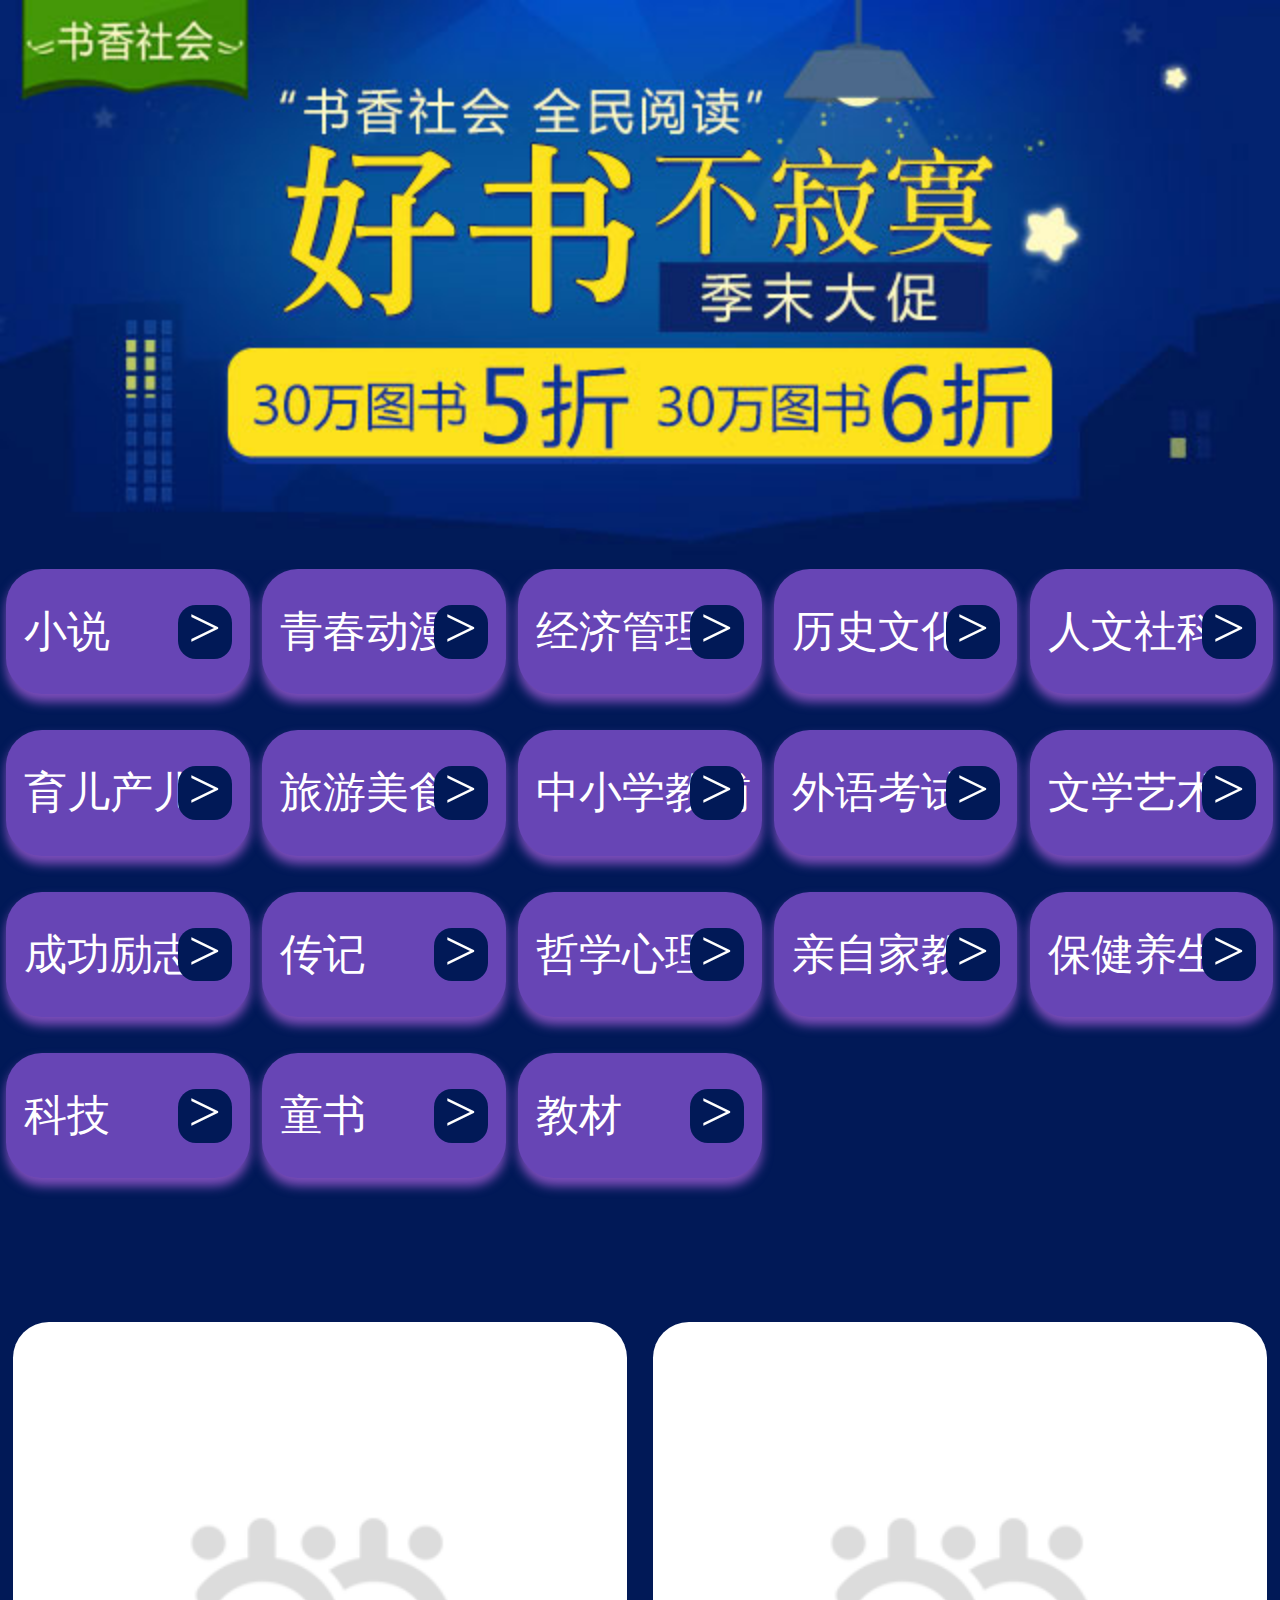
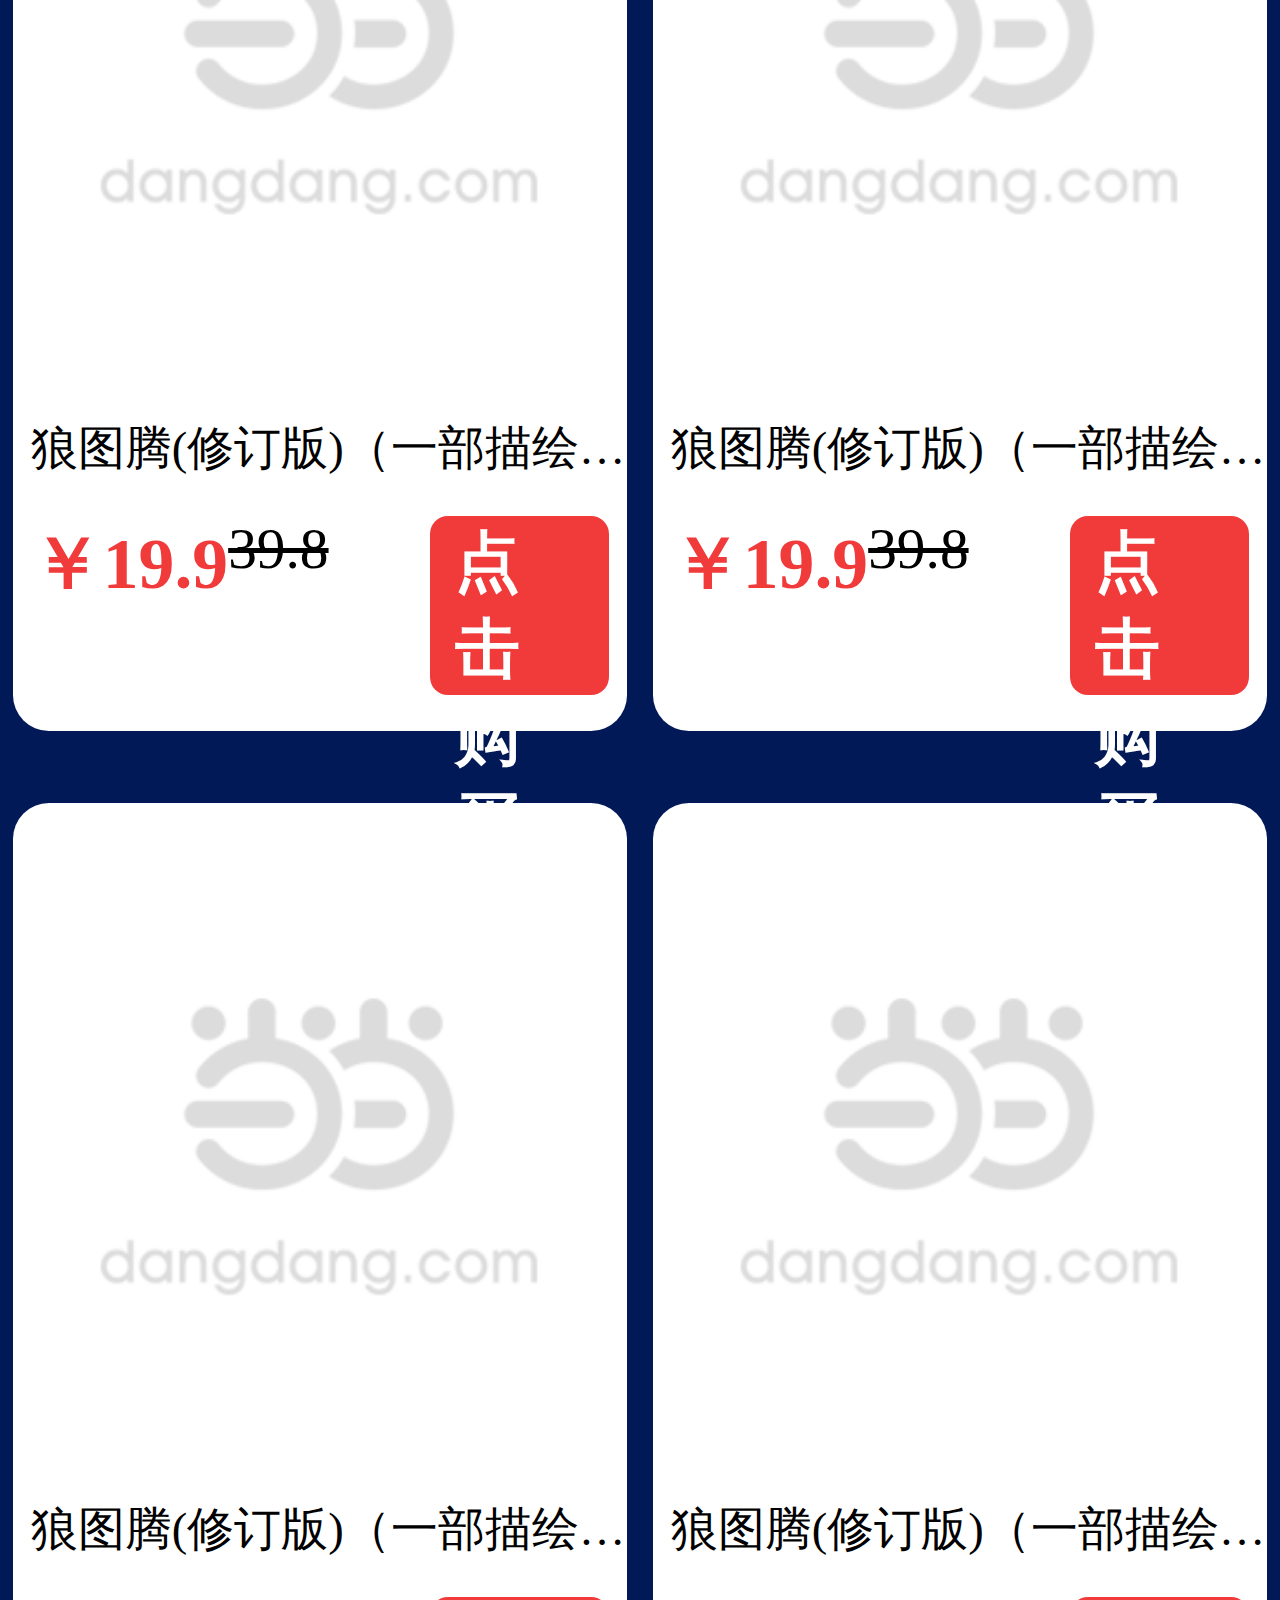
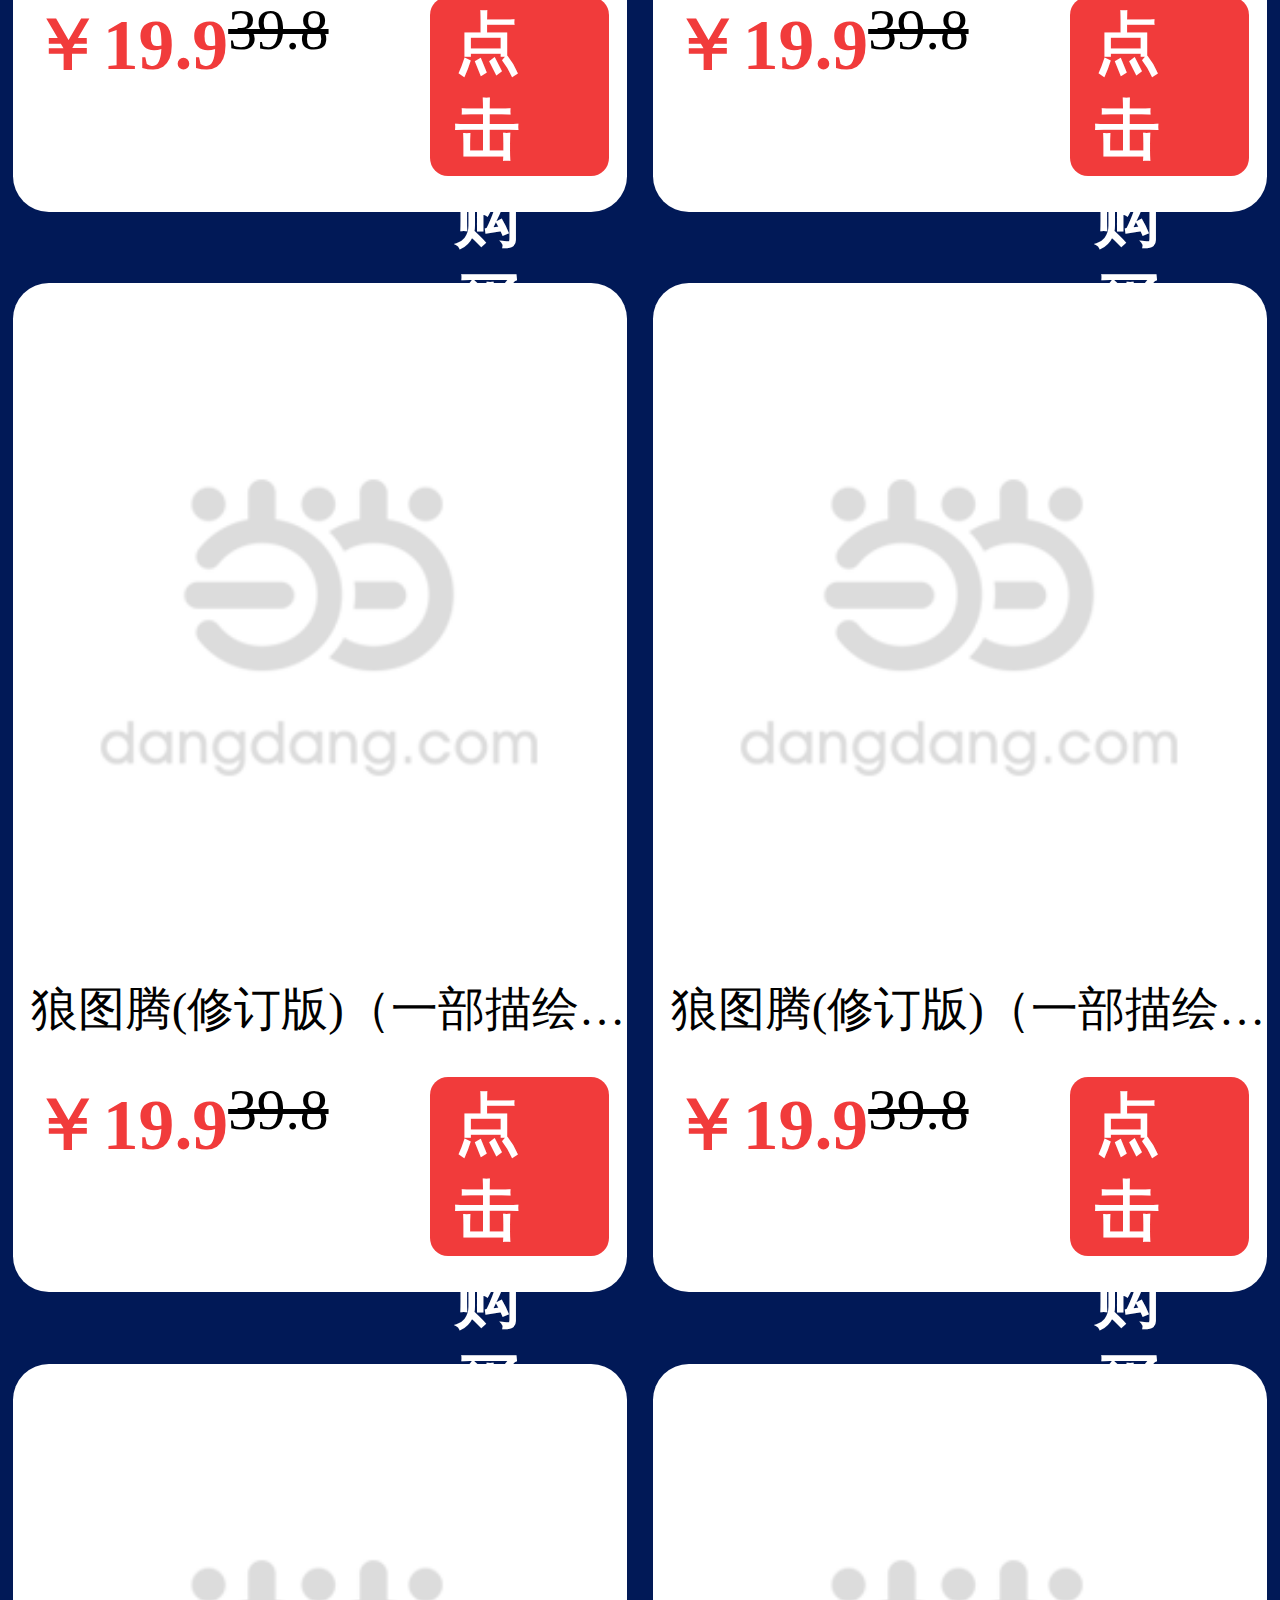
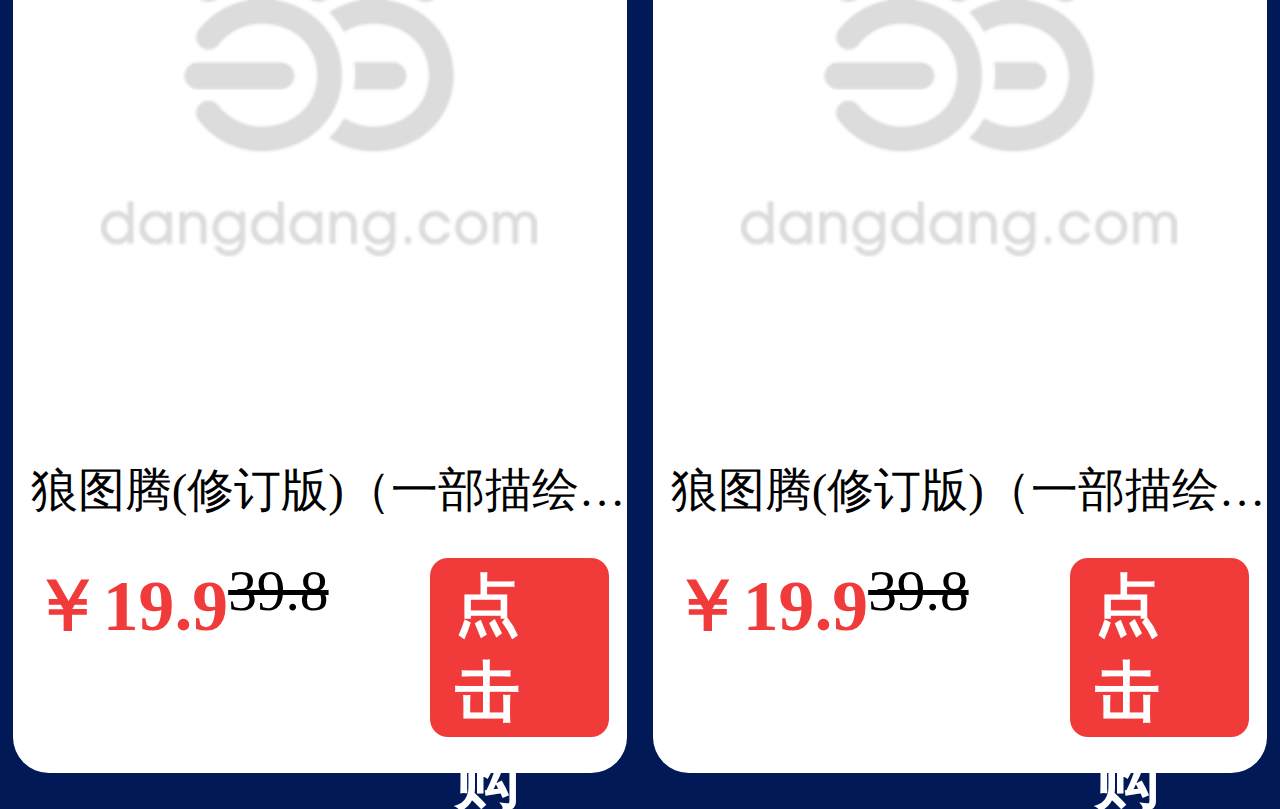
<file: 练习1：当当书香节/index.html>
<!DOCTYPE html>
<html lang="en">
  <head>
    <meta charset="UTF-8" />
    <meta http-equiv="X-UA-Compatible" content="IE=edge" />
    <meta name="viewport" content="width=device-width, initial-scale=1.0" />
    <title>当当书香节</title>
    <!-- 媒体查询 大于1200px -->
    <link rel="stylesheet" href="./css/index.css" />
    <!-- 媒体查询 大于768px小于1199px -->
    <link
      rel="stylesheet"
      href="./css/index-768-1199.css"
      media="screen and (min-width:768px) and (max-width:1199px)"
    />
    <!-- 媒体查询 大于480px小于767px -->
    <link
      rel="stylesheet"
      href="./css/index-480-767.css"
      media="screen and (min-width:480px) and (max-width:767px)"
    />
    <!-- 媒体查询 小于479px -->
    <link
      rel="stylesheet"
      href="./css/index-479.css"
      media="screen and (max-width:479px)"
    />
  </head>
  <body>
    <!-- banner部分 -->
    <div class="banner">
      <img src="./images/jmsj_hw150316g.jpg" alt="" />
    </div>
    <!-- 导航栏部分 -->
    <nav>
      <ul>
        <li>
          <a href="##">小说</a>
          <span>></span>
        </li>
        <li>
          <a href="##">青春动漫</a>
          <span>></span>
        </li>
        <li>
          <a href="##">经济管理</a>
          <span>></span>
        </li>
        <li>
          <a href="##">历史文化</a>
          <span>></span>
        </li>
        <li>
          <a href="##">人文社科</a>
          <span>></span>
        </li>
        <li>
          <a href="##">育儿产儿</a>
          <span>></span>
        </li>
        <li>
          <a href="##">旅游美食</a>
          <span>></span>
        </li>
        <li>
          <a href="##">中小学教辅</a>
          <span>></span>
        </li>
        <li>
          <a href="##">外语考试</a>
          <span>></span>
        </li>
        <li>
          <a href="##">文学艺术</a>
          <span>></span>
        </li>
        <li>
          <a href="##">成功励志</a>
          <span>></span>
        </li>
        <li>
          <a href="##">传记</a>
          <span>></span>
        </li>
        <li>
          <a href="##">哲学心理</a>
          <span>></span>
        </li>
        <li>
          <a href="##">亲自家教</a>
          <span>></span>
        </li>
        <li>
          <a href="##">保健养生</a>
          <span>></span>
        </li>
        <li>
          <a href="##">科技</a>
          <span>></span>
        </li>
        <li>
          <a href="##">童书</a>
          <span>></span>
        </li>
        <li>
          <a href="##">教材</a>
          <span>></span>
        </li>
      </ul>
    </nav>

    <!-- 内容部分 -->
    <main>
      <ul>
        <li>
          <img
            src="./images/bg_pic.png"
            data-src="./images/xiaowangz.jpg"
            class="images"
          />
          <p>狼图腾(修订版)（一部描绘、研究蒙古草原狼的“旷世奇书”）</p>
          <div>
            <p>￥19.9</p>
            <p>39.8</p>
          </div>
          <a href="##">点击购买</a>
        </li>
        <li>
          <img
            src="./images/bg_pic.png"
            data-src="./images/langtut.jpg"
            class="images"
          />
          <p>狼图腾(修订版)（一部描绘、研究蒙古草原狼的“旷世奇书”）</p>
          <div>
            <p>￥19.9</p>
            <p>39.8</p>
          </div>
          <a href="##">点击购买</a>
        </li>
        <li>
          <img
            src="images/bg_pic.png"
            data-src="./images/yelusheleng.jpg"
            class="images"
          />
          <p>狼图腾(修订版)（一部描绘、研究蒙古草原狼的“旷世奇书”）</p>
          <div>
            <p>￥19.9</p>
            <p>39.8</p>
          </div>
          <a href="##">点击购买</a>
        </li>
        <li>
          <img
            src="images/bg_pic.png"
            data-src="./images/pinang.jpg"
            class="images"
          />
          <p>狼图腾(修订版)（一部描绘、研究蒙古草原狼的“旷世奇书”）</p>
          <div>
            <p>￥19.9</p>
            <p>39.8</p>
          </div>
          <a href="##">点击购买</a>
        </li>
        <li>
          <img
            src="images/bg_pic.png"
            data-src="./images/dashuju.jpg"
            class="images"
          />
          <p>狼图腾(修订版)（一部描绘、研究蒙古草原狼的“旷世奇书”）</p>
          <div>
            <p>￥19.9</p>
            <p>39.8</p>
          </div>
          <a href="##">点击购买</a>
        </li>
        <li>
          <img
            src="images/bg_pic.png"
            data-src="./images/cuiyut.jpg"
            class="images"
          />
          <p>狼图腾(修订版)（一部描绘、研究蒙古草原狼的“旷世奇书”）</p>
          <div>
            <p>￥19.9</p>
            <p>39.8</p>
          </div>
          <a href="##">点击购买</a>
        </li>
        <li>
          <img
            src="images/bg_pic.png"
            data-src="./images/mingchaonxs.jpg"
            class="images"
          />
          <p>狼图腾(修订版)（一部描绘、研究蒙古草原狼的“旷世奇书”）</p>
          <div>
            <p>￥19.9</p>
            <p>39.8</p>
          </div>
          <a href="##">点击购买</a>
        </li>
        <li>
          <img
            src="images/bg_pic.png"
            data-src="./images/musong.jpg"
            class="images"
          />
          <p>狼图腾(修订版)（一部描绘、研究蒙古草原狼的“旷世奇书”）</p>
          <div>
            <p>￥19.9</p>
            <p>39.8</p>
          </div>
          <a href="##">点击购买</a>
        </li>
      </ul>
    </main>
    <!-- 引入首页脚本 -->
    <script src="./js/index.js"></script>
  </body>
</html>
</file>
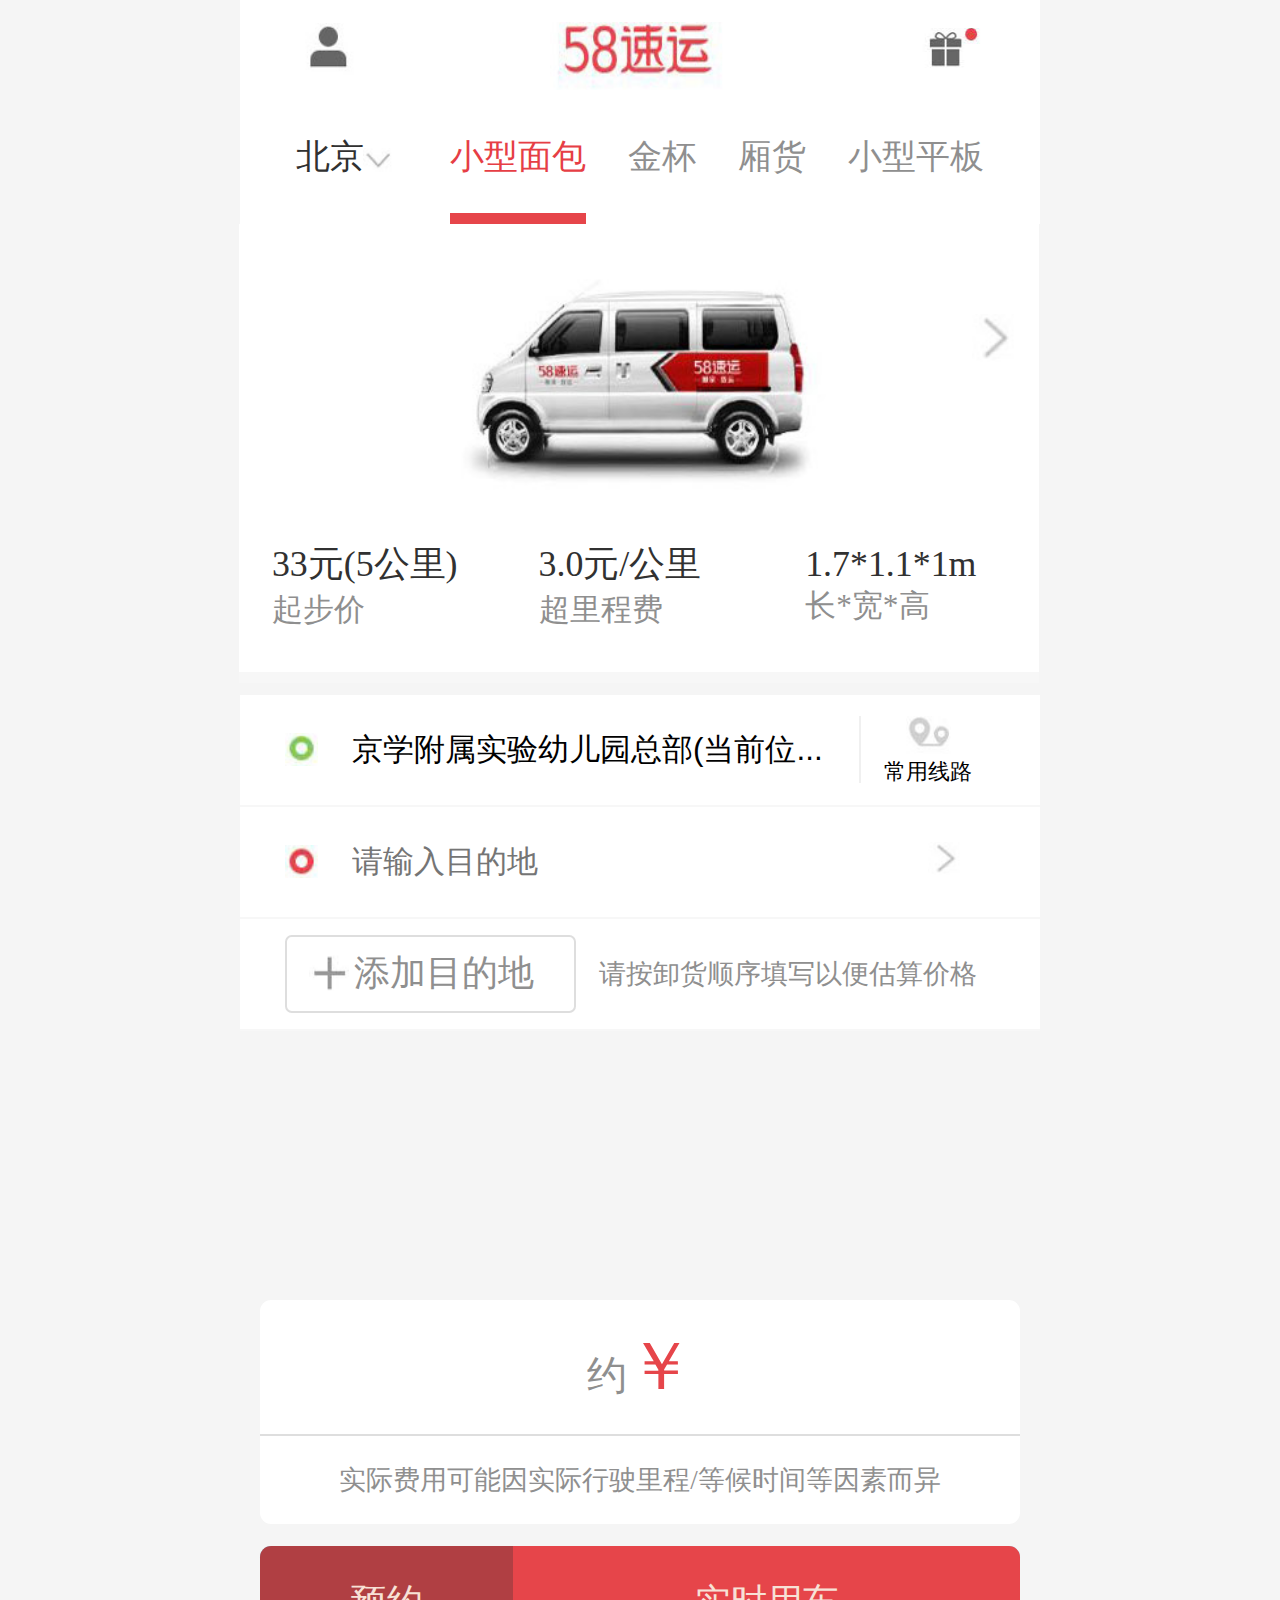
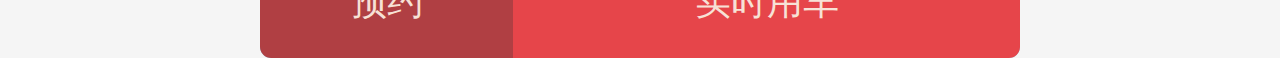
<file: 练习2：侧边栏的滑进滑出/index.html>
﻿<!DOCTYPE html>
<html lang="en">
  <head>
    <meta charset="UTF-8" />
    <meta http-equiv="X-UA-Compatible" content="IE=edge" />
    <meta name="viewport" content="width=device-width, initial-scale=1.0" />
    <title>侧边栏的滑进滑出</title>
    <link rel="stylesheet" href="./css/index.css" />
  </head>
  <body>
    <!-- 头部 -->
    <header>
      <a href="##" class="userPic">
        <img src="./images/58suyun_03.jpg" />
      </a>
      <img src="./images/58suyun_05.jpg" />
      <a href="##">
        <img src="./images/58suyun_07.jpg" />
      </a>
    </header>

    <!-- 导航部分 -->
    <nav>
      <ul>
        <li>
          <a href="##">北京</a>
        </li>
        <li>
          <a href="##" class="active">小型面包</a>
          <div>
            <div class="pic">
              <img src="./images/58suyun_17.jpg" />
              <a href="##">
                <img src="./images/58suyun_20.jpg" />
              </a>
              <div>
                <div>
                  <p>33元(5公里)</p>
                  <p>起步价</p>
                </div>
                <div>
                  <p>3.0元/公里</p>
                  <p>超里程费</p>
                </div>
                <div>
                  <p>1.7*1.1*1m</p>
                  <p>长*宽*高</p>
                </div>
              </div>
            </div>
          </div>
        </li>
        <li>
          <a href="##">金杯</a>
        </li>
        <li>
          <a href="##">厢货</a>
        </li>
        <li>
          <a href="##">小型平板</a>
        </li>
      </ul>
    </nav>

    <!-- 地址部分 -->
    <div class="address">
      <div>
        <img src="./images/58suyun_25.jpg" />
        <input type="text" value="京学附属实验幼儿园总部(当前位..." />
        <p>常用线路</p>
      </div>
      <div>
        <img src="./images/58suyun_30.jpg" />
        <input type="text" placeholder="请输入目的地" />
        <a href="##">
          <img src="./images/58suyun_20.jpg" />
        </a>
      </div>
      <div>
        <button>添加目的地</button>
        <p>请按卸货顺序填写以便估算价格</p>
      </div>
    </div>

    <!-- 价钱部分 -->
    <div class="price">
      <p>约<span>￥</span><span></span></p>
      <p>实际费用可能因实际行驶里程/等候时间等因素而异</p>
    </div>

    <!-- 按钮部分 -->
    <div class="buttons">
      <button>预约</button>
      <button>实时用车</button>
    </div>

    <!-- 蒙版 -->
    <div class="mask"></div>

    <!-- 用户 -->
    <div class="user">
      <ul>
        <li>
          <a href="##">
            <img src="./images/guest.png" />
          </a>
        </li>
        <li>
          <a href="##">我的余额</a>
        </li>
        <li>
          <a href="##">我的订单</a>
        </li>
        <li>
          <a href="##">我的收藏</a>
        </li>
        <li>
          <a href="##">我的积分</a>
        </li>
        <li>
          <a href="##">个人中心</a>
        </li>
      </ul>
    </div>
  </body>
  <script src="./js/index.js"></script>
</html>
</file>
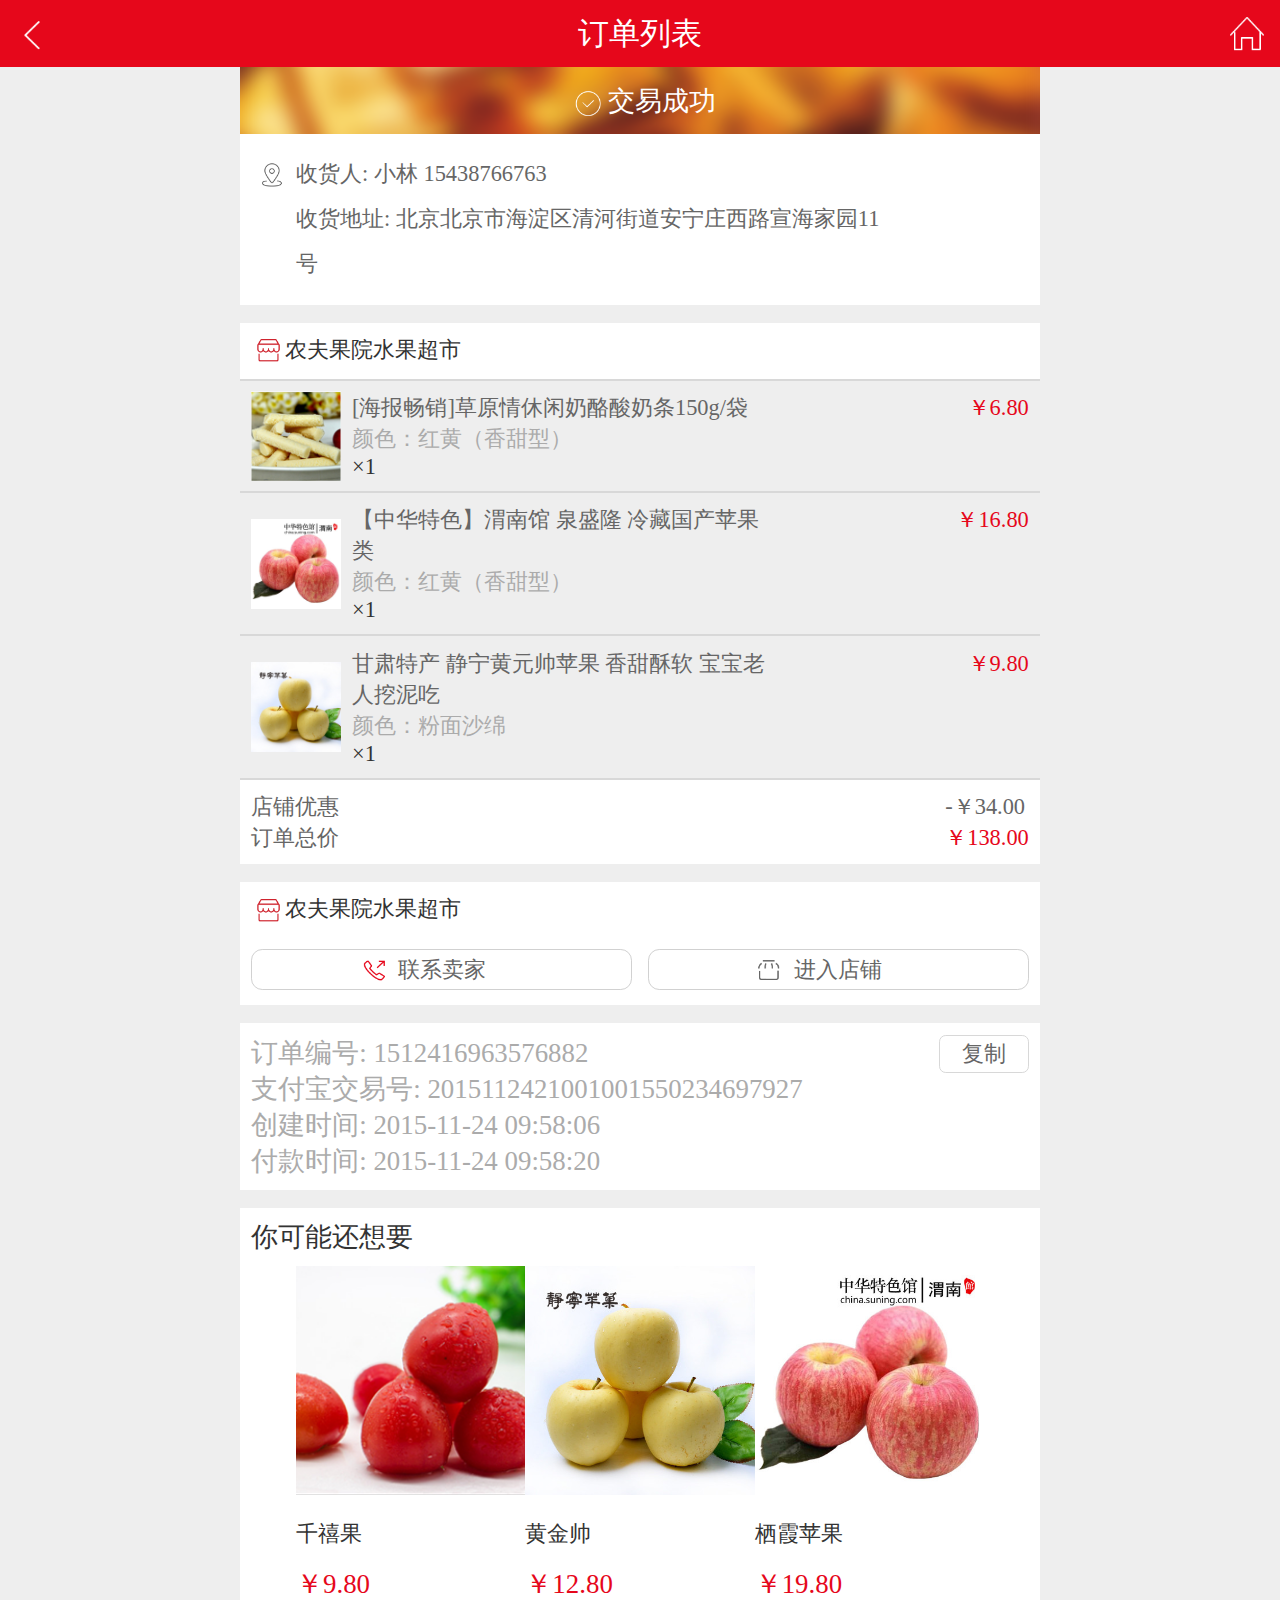
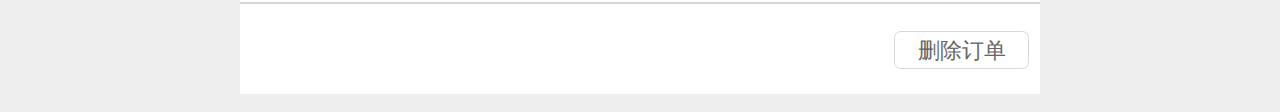
<file: 练习3： 淘宝交易成功页面/index.html>
<!DOCTYPE html>
<html lang="en">
  <head>
    <meta charset="UTF-8" />
    <meta http-equiv="X-UA-Compatible" content="IE=edge" />
    <meta name="viewport" content="width=device-width, initial-scale=1.0" />
    <title>淘宝交易成功页面</title>
    <link rel="stylesheet" href="./css/index.css" />
  </head>
  <body>
    <!-- 头部 -->
    <header>
      <a href="##"></a>
      <p>订单列表</p>
      <a href="##"></a>
    </header>

    <!-- 交易成功部分 -->
    <div class="success">
      <span></span>
      <p>交易成功</p>
    </div>

    <!-- 地址部分 -->
    <div class="address">
      <img src="images/position.png" />
      <div>
        <p>
          <span>收货人:</span>
          <span>小林</span>
          <span>15438766763</span>
        </p>
        <p>
          <span>收货地址:</span>
          <span>北京北京市海淀区清河街道安宁庄西路宣海家园11号</span>
        </p>
      </div>
    </div>

    <!-- 商品购买页 -->
    <div class="shop">
      <div class="shop-header">
        <span></span>
        <p>农夫果院水果超市</p>
      </div>
      <ul class="shop-main">
        <li>
          <img src="./images/food2.png" />
          <div>
            <p>[海报畅销]草原情休闲奶酪酸奶条150g/袋</p>
            <p>颜色：红黄（香甜型）</p>
            <p>×1</p>
          </div>
          <p>￥<span>6.80</span></p>
        </li>
        <li>
          <img src="./images/apple.jpg" />
          <div>
            <p>【中华特色】渭南馆 泉盛隆 冷藏国产苹果类</p>
            <p>颜色：红黄（香甜型）</p>
            <p>×1</p>
          </div>
          <p>￥<span>16.80</span></p>
        </li>
        <li>
          <img src="./images/apple2.jpg" />
          <div>
            <p>甘肃特产 静宁黄元帅苹果 香甜酥软 宝宝老人挖泥吃</p>
            <p>颜色：粉面沙绵</p>
            <p>×1</p>
          </div>
          <p>￥<span>9.80</span></p>
        </li>
      </ul>
      <div class="shop-footer">
        <div>
          <p>店铺优惠</p>
          <p>订单总价</p>
        </div>
        <div>
          <p>-￥<span>34.00</span></p>
          <p>￥<span>138.00</span></p>
        </div>
      </div>
    </div>

    <!-- 联系店家部分 -->
    <div class="tel">
      <div class="shop-header">
        <span></span>
        <p>农夫果院水果超市</p>
      </div>
      <div class="tel-btn">
        <button>联系卖家</button>
        <button>进入店铺</button>
      </div>
    </div>

    <!-- 订单编号部分 -->
    <div class="serial">
      <div>
        <p>订单编号: <span>1512416963576882</span></p>
        <p>支付宝交易号: <span>2015112421001001550234697927</span></p>
        <p>创建时间: <span>2015-11-24 09:58:06</span></p>
        <p>付款时间: <span>2015-11-24 09:58:20</span></p>
      </div>
      <button>复制</button>
    </div>

    <!-- 想要部分 -->
    <div class="want">
      <p>你可能还想要</p>
      <ul>
        <li>
          <a href="##"><img src="./images/fruit.png" /></a>
          <p>千禧果</p>
          <p>￥<span>9.80</span></p>
        </li>
        <li>
          <a href="##"><img src="./images/apple2.jpg" /></a>
          <p>黄金帅</p>
          <p>￥<span>12.80</span></p>
        </li>
        <li>
          <a href="##"><img src="./images/apple.jpg" /></a>
          <p>栖霞苹果</p>
          <p>￥<span>19.80</span></p>
        </li>
      </ul>
      <div>
        <button>删除订单</button>
      </div>
    </div>
  </body>
  <script src="./js/index.js"></script>
</html>
</file>
<file: 练习1：当当书香节/css/index.css>
* {
  padding: 0;
  margin: 0;
}
a {
  text-decoration: none;
}
li {
  list-style-type: none;
}
html {
  font-size: 10px;
}
body {
  min-width: 250px;
  background-color: #011957;
}
/* banner部分 */
.banner {
  width: 100%;
  height: auto;
}
.banner img {
  width: 100%;
}
/* 导航栏部分 */
nav {
  width: 100%;
  height: auto;
}
nav ul {
  height: auto;
  overflow: hidden;
}
nav ul li {
  width: 19%;
  height: 3.5rem;
  background-color: #6745b5;
  border-radius: 1rem;
  line-height: 3.5rem;
  position: relative;
  text-indent: 0.5rem;
  cursor: pointer;
  float: left;
  margin-right: 0.5%;
  margin: 0px 0.5% 1rem 0.5%;
  box-shadow: 0px 0.2rem 0.3rem #7d4ebb;
  display: flex;
  justify-content: space-between;
}
nav ul li a {
  font-size: 1.2rem;
  color: #ffffff;
}
nav ul li span {
  text-indent: 0rem;
  width: 1.5rem;
  height: 1.5rem;
  border-radius: 0.5rem;
  color: #ffffff;
  font-size: 1.6rem;
  background-color: #011957;
  line-height: 1.3rem;
  text-align: center;
  position: absolute;
  right: 0.5rem;
  top: 1rem;
}
/* 内容部分 */
main {
  width: 100%;
  height: auto;
  margin-top: 2rem;
}
main ul {
  width: 100%;
  height: auto;
  overflow: hidden;
  display: flex;
  flex-wrap: wrap;
  justify-content: space-between;
}
main ul li {
  width: 48%;
  height: auto;
  background-color: #ffffff;
  margin: 1rem 1%;
  border-radius: 1rem;
  padding: 1rem 0rem;
}
main ul li img {
  width: 100%;
  margin: 0 auto;
}
main ul li > p {
  width: 100%;
  font-size: 1.3em;
  white-space: nowrap;
  text-overflow: ellipsis;
  overflow: hidden;
  padding: 1rem 0.5rem;
}
main ul li div {
  width: 50%;
  float: left;
  margin-left: 0.5rem;
  display: flex;
  flex-wrap: wrap;
  align-content: space-between;
}
main ul li div p:nth-of-type(1) {
  font-size: 2rem;
  font-weight: 600;
  color: #f13b3b;
}
main ul li div p:nth-of-type(2) {
  font-size: 1.6rem;
  color: #000000;
  text-decoration: line-through;
}
main ul li a {
  width: 5rem;
  height: 5rem;
  display: block;
  font-size: 1.8rem;
  float: right;
  margin-right: 0.5rem;
  font-weight: 600;
  color: #ffffff;
  background-color: #f13b3b;
  box-sizing: border-box;
  padding: 0.1rem 0.7rem;
  border-radius: 0.5rem;
}
</file>
<file: 练习1：当当书香节/css/index-768-1199.css>
nav ul li {
  width: 24%;
}
</file>
<file: 练习1：当当书香节/css/index-480-767.css>
nav ul li {
  width: 24%;
  text-align: left;
  text-indent: 1rem;
}
nav ul li span {
  text-indent: 0rem;
}
</file>
<file: 练习1：当当书香节/css/index-479.css>
nav ul li {
  width: 32.33%;
  text-align: left;
  text-indent: 1rem;
}
nav ul li span {
  text-indent: 0rem;
}
</file>
<file: 练习2：侧边栏的滑进滑出/css/index.css>
* {
  padding: 0;
  margin: 0;
}
html {
  font-size: 10px;
}
html,
body {
  min-width: 290px;
  max-width: 800px;
  background-color: #f5f5f5;
  margin: 0 auto;
  width: 100%;
  height: 100%;
}
li {
  list-style-type: none;
}
a {
  text-decoration: none;
}
/* 头部 */
header {
  width: 100%;
  height: 5rem;
  background-color: #ffffff;
  box-sizing: border-box;
  padding: 0rem 2.5rem;
  display: flex;
  justify-content: space-between;
  align-items: center;
}
header a {
  width: 3rem;
  height: auto;
}
header a img {
  width: 100%;
}
header > img {
  width: 8rem;
  height: 3rem;
}
/* 导航部分 */
nav {
  width: 100%;
  height: 5rem;
  background-color: #ffffff;
  box-sizing: border-box;
  padding: 0rem 2.5rem;
}
nav ul {
  width: 100%;
  height: 100%;
  display: flex;
  justify-content: space-between;
  border-bottom: 0.1rem solid #e9e9e9;
}
nav li:nth-of-type(1) {
  width: 5rem;
}
nav li:nth-of-type(1) > a {
  color: #313131;
  background: url(../images/58suyun_13.jpg) no-repeat 3rem 1.6rem;
  background-size: 1.5rem;
}
nav .active {
  color: #e63e45;
  border-bottom: 0.5rem solid #e6454a;
}
nav li {
  position: relative;
  width: auto;
  height: 100%;
}
nav li > a {
  display: block;
  width: auto;
  height: 100%;
  font-size: 1.5rem;
  color: #8f8f8f;
  line-height: 4rem;
  box-sizing: border-box;
}
nav li > div {
  width: 35.7rem;
  height: 20rem;
  position: absolute;
  left: -9.4rem;
  top: 5rem;
  background-color: #ffffff;
  border-bottom: 0.5rem solid #f7f7f7;
}
nav li > div .pic {
  width: 100%;
  height: 100%;
}
nav li > div .pic > img {
  width: 18rem;
  margin: 2rem 0rem 0rem 9rem;
}
nav li > div .pic > a {
  position: absolute;
  top: 4rem;
  right: 1rem;
}
nav li > div .pic > a img {
  width: 2rem;
}
nav li > div .pic > div {
  width: 100%;
  height: 7rem;
  display: flex;
  justify-content: space-around;
  box-sizing: border-box;
}
nav li > div .pic > div div {
  width: 9rem;
  display: flex;
  flex-wrap: wrap;
  align-content: center;
}
nav li > div .pic > div div p {
  width: 100%;
}
nav li > div .pic > div div > p:nth-of-type(1) {
  font-size: 1.6rem;
  color: #313131;
}
nav li > div .pic > div div > p:nth-of-type(2) {
  font-size: 1.4rem;
  color: #8f8f8f;
}
/* 地址部分 */
.address {
  margin-top: 21rem;
  width: 100%;
  height: 15rem;
  background-color: #ffffff;
}
.address div {
  width: 100%;
  height: 5rem;
  padding: 0 2rem;
  box-sizing: border-box;
  border-bottom: 0.1rem solid #f7f7f7;
}
.address div:nth-of-type(1),
.address div:nth-of-type(2) {
  display: flex;
  justify-content: space-around;
  align-items: center;
}
.address div:nth-of-type(1) img,
.address div:nth-of-type(2) img {
  width: 1.5rem;
  height: 1.5rem;
  margin-right: 1.5rem;
}
.address div:nth-of-type(1) input,
.address div:nth-of-type(2) input {
  flex: 1;
  height: 100%;
  font-size: 1.4rem;
  border: none;
  outline: none;
}
.address div:nth-of-type(1) p,
.address div:nth-of-type(2) p {
  width: 6rem;
  height: 3rem;
  text-align: center;
  line-height: 5rem;
  border-left: 0.1rem solid #f0f0f0;
  background: url(../images/58suyun_23.jpg) no-repeat 2rem 0rem;
  background-size: 2rem;
}
.address div:nth-of-type(3) {
  display: flex;
  align-items: center;
}
.address div:nth-of-type(3) button {
  width: 13rem;
  height: 3.5rem;
  font-size: 1.6rem;
  text-indent: 1.2rem;
  background-color: #ffffff;
  border-radius: 0.3rem;
  outline: none;
  border: 0.1rem solid #dedede;
  color: #8f8f8f;
  background: url(../images/58suyun_34.png) no-repeat 1rem 0.8rem;
  background-size: 1.8rem;
}
.address div:nth-of-type(3) p {
  color: #8f8f8f;
  font-size: 1.2rem;
  margin-left: 1rem;
}
/* 价钱部分 */
.price {
  width: 95%;
  height: 10rem;
  margin: 12rem auto 1rem auto;
  background-color: #ffffff;
  border-radius: 0.5rem;
}
.price p:nth-of-type(1) {
  width: 100%;
  height: 6rem;
  border-bottom: 0.1rem solid #dedede;
  color: #8f8f8f;
  font-size: 1.8rem;
  text-align: center;
  line-height: 6rem;
}
.price p:nth-of-type(1) span {
  color: #e6454a;
  font-size: 3rem;
}
.price p:nth-of-type(2) {
  width: 100%;
  height: 4rem;
  color: #8f8f8f;
  text-align: center;
  line-height: 4rem;
  font-size: 1.2rem;
}
/* 按钮部分 */
.buttons {
  width: 95%;
  height: 5rem;
  margin: 0 auto;
  background-color: skyblue;
  border-radius: 0.5rem;
  overflow: hidden;
  display: flex;
}
.buttons button {
  border: none;
  color: #f7e1d6;
  font-size: 1.6rem;
}
.buttons button:nth-of-type(1) {
  flex: 1;
  background-color: #b03f43;
}
.buttons button:nth-of-type(2) {
  flex: 2;
  background-color: #e6454a;
}
/* 蒙版 */
.mask {
  width: 100%;
  height: 100%;
  background-color: #555555;
  opacity: 0.5;
  position: fixed;
  top: 0rem;
  left: 0rem;
  z-index: 1;
  display: none;
}
/* 用户 */
.user {
  width: 60%;
  height: 100%;
  position: fixed;
  background-color: #555555;
  top: 0rem;
  left: -22rem;
  visibility: hidden;
  z-index: 2;
  transition: left 0.5s linear;
}
.user ul li {
  border: 0.1rem solid #6d6d6d;
  text-align: center;
}
.user ul li a {
  display: block;
  color: #eeeeee;
  font-weight: 600;
  padding: 2rem;
  font-size: 1.6rem;
}
</file>
<file: 练习3： 淘宝交易成功页面/css/index.css>
* {
  padding: 0;
  margin: 0;
}
html {
  font-size: 10px;
}
body {
  background-color: #eeeeee;
  min-width: 250px;
  max-width: 800px;
  margin: 0 auto;
}
li {
  list-style-type: none;
}
a {
  text-decoration: none;
}
/* 头部 */
header {
  width: 100%;
  height: 3rem;
  position: fixed;
  top: 0rem;
  left: 0rem;
  background-color: #e6071b;
  display: flex;
  justify-content: space-between;
}
header a {
  width: 3rem;
  height: 100%;
}
header a:nth-of-type(1) {
  background: url(../images/back.png) no-repeat center;
  background-size: 2.5rem;
}
header a:nth-of-type(2) {
  background: url(../images/qhome.png) no-repeat center;
  background-size: 1.5rem;
}
header p {
  color: #ffffff;
  font-size: 1.4rem;
  line-height: 3rem;
}
/* 交易成功部分 */
.success {
  width: 100%;
  height: 3rem;
  background: url(../images/supchenge.png);
  background-size: cover;
  margin-top: 3rem;
  display: flex;
  justify-content: center;
  align-items: center;
}
.success span {
  width: 2rem;
  height: 2rem;
  background: url(../images/supchok.png) no-repeat 0.3rem 0.4rem;
  background-size: 1.6rem;
}
.success p {
  color: #ffffff;
  font-size: 1.2rem;
}
/* 地址部分 */
.address {
  width: 100%;
  height: auto;
  padding: 0.8rem 6.5rem 0.8rem 0.8rem;
  box-sizing: border-box;
  background-color: #ffffff;
  margin-bottom: 0.8rem;
  display: flex;
}
.address > img {
  width: 1.3rem;
  height: 1.3rem;
  margin: 0.4rem 0.4rem 0rem 0rem;
}
.address div p {
  color: #666666;
  line-height: 2rem;
  font-size: 1rem;
}
/* 商品购买页 */
.shop {
  width: 100%;
  height: auto;
  margin-bottom: 0.8rem;
}
.shop .shop-main {
  width: 100%;
  height: auto;
  background-color: #eeeeee;
  border-top: 0.1rem solid #d8d8d8;
}
.shop .shop-main li {
  display: flex;
  border-bottom: 0.1rem solid #d8d8d8;
}
.shop .shop-main li img {
  width: 4rem;
  height: 4rem;
  margin: 0rem 0rem 0rem 0.5rem;
  align-self: center;
}
.shop .shop-main li div {
  flex: 1;
  margin: 0.5rem;
}
.shop .shop-main li div p {
  font-size: 1rem;
  box-sizing: border-box;
  padding-right: 8rem;
}
.shop .shop-main li div > p:nth-of-type(1) {
  color: #666666;
}
.shop .shop-main li div > p:nth-of-type(2) {
  color: #ababab;
}
.shop .shop-main li div > p:nth-of-type(3) {
  color: #333333;
}
.shop .shop-main li > p {
  color: #e6071b;
  font-size: 1rem;
  margin: 0.5rem 0.5rem 0rem 0rem;
}
.shop .shop-footer {
  width: 100%;
  background-color: #ffffff;
  box-sizing: border-box;
  padding: 0.5rem;
  display: flex;
  justify-content: space-between;
  font-size: 1rem;
}
.shop .shop-footer div:nth-of-type(1) {
  color: #666666;
}
.shop .shop-footer div:nth-of-type(2) > p:nth-of-type(1) {
  color: #666666;
}
.shop .shop-footer div:nth-of-type(2) > p:nth-of-type(2) {
  color: #e6071b;
}
.shop-header {
  width: 100%;
  height: 2.5rem;
  background-color: #ffffff;
  box-sizing: border-box;
  padding: 0.5rem;
  display: flex;
}
.shop-header span {
  width: 1.5rem;
  height: 1.5rem;
  background: url(../images/gift1.png) no-repeat 0.1rem 0.1rem;
  background-size: 1.4rem;
}
.shop-header p {
  font-size: 1rem;
  color: #333333;
}
/* 联系店家部分 */
.tel {
  width: 100%;
  height: 5.5rem;
  background-color: #ffffff;
  margin-bottom: 0.8rem;
  display: flex;
  flex-wrap: wrap;
  align-content: space-between;
}
.tel .tel-btn {
  width: 100%;
  height: 3rem;
  box-sizing: border-box;
  padding: 0.5rem;
  display: flex;
  justify-content: space-between;
}
.tel .tel-btn button {
  width: 17rem;
  height: 1.8rem;
  border: 1px solid #d1d1d1;
  background-color: #ffffff;
  border-radius: 0.5rem;
  color: #666666;
  font-size: 1rem;
}
.tel .tel-btn button:nth-of-type(1) {
  background: url(../images/callout.png) no-repeat 4.8rem 0.2rem;
  background-size: 1.4rem;
}
.tel .tel-btn button:nth-of-type(2) {
  background: url(../images/comein.png) no-repeat 4.6rem 0.15rem;
  background-size: 1.4rem;
}
/* 订单编号部分 */
.serial {
  width: 100%;
  height: auto;
  background-color: #ffffff;
  margin-bottom: 0.8rem;
  box-sizing: border-box;
  padding: 0.5rem;
  display: flex;
  justify-content: space-between;
}
.serial div {
  flex: 1;
}
.serial div p {
  font-size: 1.2rem;
  color: #ababab;
}
.serial button {
  width: 4rem;
  height: 1.7rem;
  font-size: 1rem;
  color: #666666;
  border: 1px solid #d8d8d8;
  border-radius: 0.3rem;
  background-color: #ffffff;
}
/* 想要部分 */
.want {
  width: 100%;
  height: auto;
  background-color: #ffffff;
}
.want > p {
  font-size: 1.2rem;
  color: #333333;
  box-sizing: border-box;
  padding: 0.5rem;
}
.want ul {
  width: 100%;
  border-bottom: 0.1rem solid #d8d8d8;
  box-sizing: border-box;
  padding: 0 2.5rem;
  display: flex;
  justify-content: space-between;
}
.want ul li {
  width: 23rem;
  height: 15rem;
  display: flex;
  flex-wrap: wrap;
  align-content: space-between;
}
.want ul li a {
  width: 100%;
}
.want ul li a img {
  width: 100%;
}
.want ul li p {
  width: 100%;
}
.want ul li p:nth-of-type(1) {
  color: #333333;
  font-size: 1rem;
}
.want ul li p:nth-of-type(2) {
  color: #e6071b;
  font-size: 1.2rem;
}
.want div {
  width: 100%;
  height: 4rem;
  background-color: #ffffff;
  margin-bottom: 0.8rem;
  box-sizing: border-box;
  padding: 1.2rem 0.5rem;
  display: flex;
  justify-content: flex-end;
}
.want div button {
  width: 6rem;
  height: 1.7rem;
  font-size: 1rem;
  color: #666666;
  border: 1px solid #d8d8d8;
  border-radius: 0.3rem;
  background-color: #ffffff;
}
</file>
